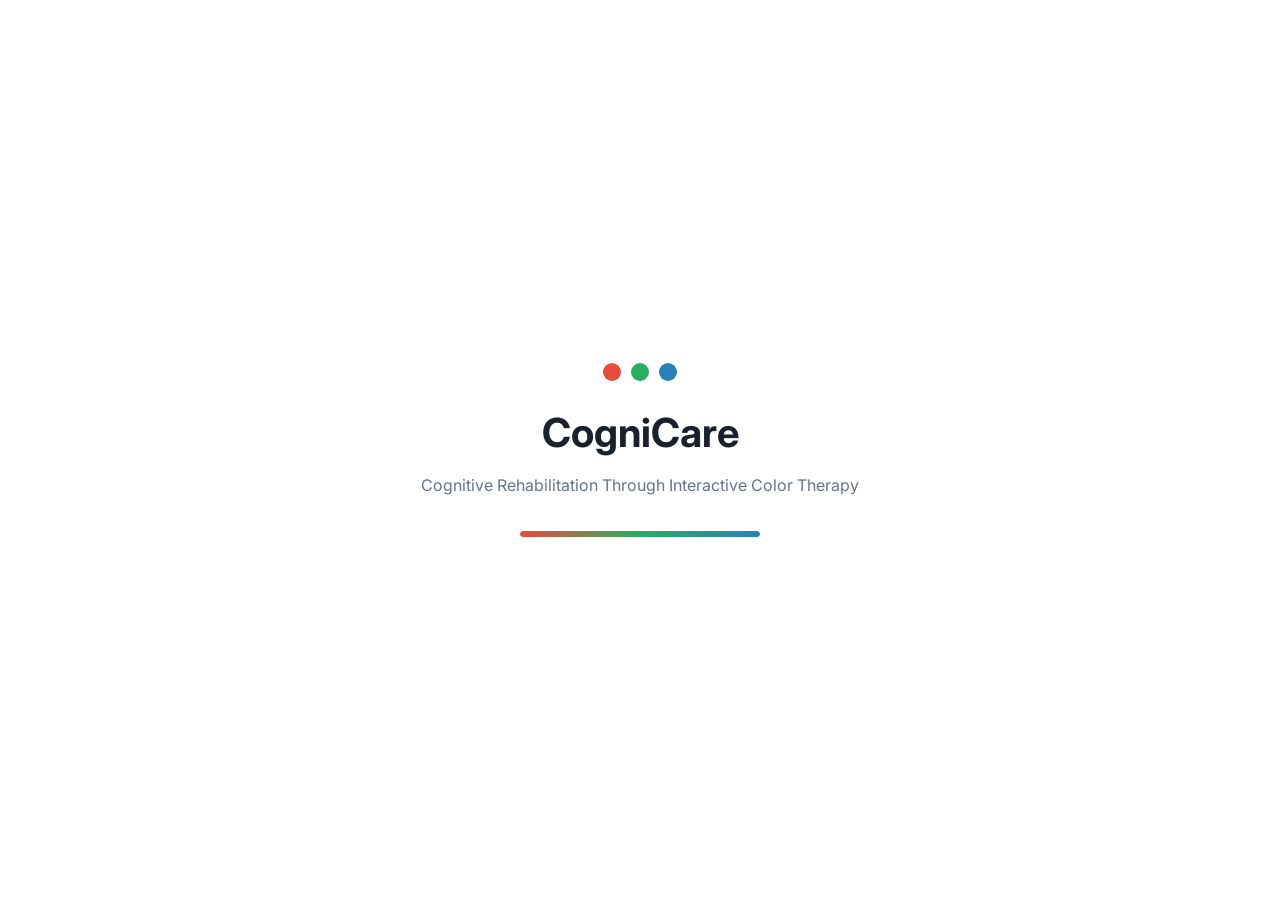
<file: index.html>
<!DOCTYPE html>
<html lang="en">
<head>
  <meta charset="UTF-8" />
  <meta name="viewport" content="width=device-width, initial-scale=1.0" />
  <meta name="description" content="CogniCare - Cognitive Rehabilitation Through Interactive Color Therapy" />
  <title>CogniCare - Dashboard</title>
  <link rel="stylesheet" href="css/style.css" />
  <link rel="stylesheet" href="css/responsive.css" />
  <link href="https://fonts.googleapis.com/css2?family=Inter:wght@400;500;600;700&display=swap" rel="stylesheet" />
</head>
<body>

  <!-- Loading Screen -->
  <div id="splash" class="splash">
    <div class="splash-box">
      <div class="splash-logo">
        <span class="dot red"></span>
        <span class="dot green"></span>
        <span class="dot blue"></span>
      </div>
      <h1>CogniCare</h1>
      <p>Cognitive Rehabilitation Through Interactive Color Therapy</p>
      <div class="splash-bar"><div class="splash-fill" id="splash-fill"></div></div>
    </div>
  </div>

  <!-- App -->
  <div id="app" style="display:none;">

    <!-- Header -->
    <header class="header">
      <div class="header-brand">
        <span class="dot red sm"></span>
        <span class="dot green sm"></span>
        <span class="dot blue sm"></span>
        <strong>CogniCare</strong>
      </div>
      <nav class="header-nav">
      <a href="therapy.html" class="nav-link">Cognitive Games</a>
      <a href="movement.html" class="nav-link">Movement Games</a>
      <a href="balance.html" class="nav-link">Balance Games</a>
      <a href="task.html" class="nav-link">Daily Tasks</a>
      <a href="reports.html" class="nav-link">Progress Dashboard</a>
    </nav>
      <div class="header-right">
        <a href="patient.html" class="icon-btn" title="Patients" aria-label="Patients">👥</a>
        <a href="settings.html" class="icon-btn" title="Settings" aria-label="Settings">⚙️</a>
        <button id="btn-dark" class="icon-btn" title="Toggle Dark Mode">🌙</button>
        <button id="btn-fs" class="icon-btn" title="Fullscreen">⛶</button>
        <span id="clock" class="clock-display">--:--</span>
      </div>
    </header>

    <!-- Main -->
    <main class="main">

      <!-- Hero -->
      <section class="hero">
        <div class="hero-text">
          <p class="hero-eyebrow">Hospital Cognitive Therapy Platform</p>
          <h2 class="hero-title">Welcome to <span class="accent">CogniCare</span></h2>
          <p class="hero-sub">Empowering therapists and patients through scientifically designed color-based cognitive exercises. Track progress, manage sessions, and generate comprehensive reports.</p>
          <div class="hero-btns">
            <a href="therapy.html" class="btn btn-primary">▶ Start Therapy</a>
            <a href="patient.html" class="btn btn-outline">👥 Manage Patients</a>
          </div>
        </div>
        <div class="hero-visual">
          <div class="orb-wrap">
            <div class="orb orb-r"></div>
            <div class="orb orb-g"></div>
            <div class="orb orb-b"></div>
            <div class="orb-center">
              <span class="orb-num">7</span>
              <span class="orb-lbl">Levels</span>
            </div>
          </div>
        </div>
      </section>

      <!-- Stats -->
      <section class="stats-row">
        <div class="stat-card">
          <div class="stat-icon blue-bg">👥</div>
          <div>
            <div class="stat-val" id="st-patients">0</div>
            <div class="stat-lbl">Total Patients</div>
          </div>
        </div>
        <div class="stat-card">
          <div class="stat-icon green-bg">📅</div>
          <div>
            <div class="stat-val" id="st-sessions">0</div>
            <div class="stat-lbl">Sessions Completed</div>
          </div>
        </div>
        <div class="stat-card">
          <div class="stat-icon purple-bg">📈</div>
          <div>
            <div class="stat-val" id="st-accuracy">—</div>
            <div class="stat-lbl">Avg. Accuracy</div>
          </div>
        </div>
        <div class="stat-card">
          <div class="stat-icon orange-bg">⭐</div>
          <div>
            <div class="stat-val">7</div>
            <div class="stat-lbl">Therapy Levels</div>
          </div>
        </div>
      </section>

      <!-- Feature Cards -->
      <section class="feature-grid">
        <a href="patient.html" class="feature-card">
          <div class="fc-icon">👥</div>
          <h3>Patients</h3>
          <p>Add, edit, search and manage patient profiles. Store diagnosis, therapist info and notes securely.</p>
          <div class="fc-footer"><span id="fc-count">0 patients</span> <span>→</span></div>
        </a>
        <a href="therapy.html" class="feature-card">
          <div class="fc-icon">🎮</div>
          <h3>Start Therapy</h3>
          <p>7 progressive levels of color-based cognitive exercises from recognition to basket-sorting.</p>
          <div class="fc-footer"><span>Levels 1–7</span> <span>→</span></div>
        </a>
        <a href="reports.html" class="feature-card">
          <div class="fc-icon">📊</div>
          <h3>Reports</h3>
          <p>Visualize accuracy trends, reaction times and session histories. Export as PDF or print.</p>
          <div class="fc-footer"><span id="fc-sessions">0 sessions</span> <span>→</span></div>
        </a>
        <a href="settings.html" class="feature-card">
          <div class="fc-icon">⚙️</div>
          <h3>Settings</h3>
          <p>Configure ball count, size, difficulty, timer, sounds and color themes for each session.</p>
          <div class="fc-footer"><span>All preferences</span> <span>→</span></div>
        </a>
      </section>

      <!-- Level Overview -->
      <section class="section-block">
        <div class="section-header">
          <h3>Therapy Levels Overview</h3>
          <span>Seven progressively challenging cognitive exercises</span>
        </div>
        <div class="levels-grid" id="levels-grid"></div>
      </section>

      <!-- Recent Sessions -->
      <section class="section-block">
        <div class="section-header">
          <h3>Recent Sessions</h3>
          <a href="reports.html">View all →</a>
        </div>
        <div id="recent-sessions" class="sessions-table-wrap">
          <p class="empty-msg">No sessions recorded yet. <a href="therapy.html">Begin first session →</a></p>
        </div>
      </section>

    </main>

    <!-- Footer -->
    <footer class="footer">
      <span>CogniCare v2.0</span>
      <span>© 2026 Hospital Cognitive Rehabilitation System</span>
      <span id="footer-date"></span>
    </footer>

  </div><!-- #app -->

  <!-- Toast -->
  <div id="toast-container" class="toast-container"></div>

  <script type="module" src="js/app.js"></script>
</body>
</html>
</file>
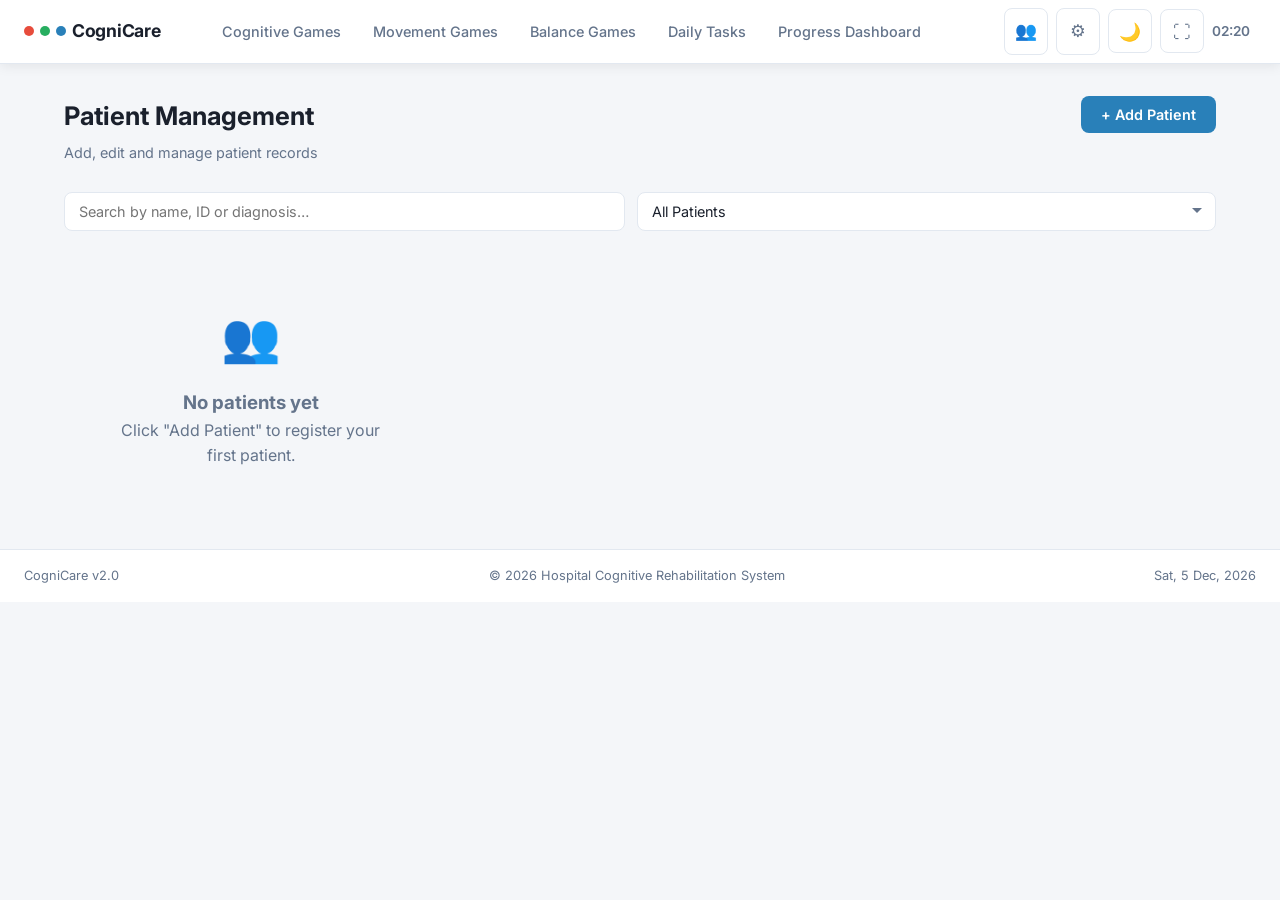
<file: patient.html>
<!DOCTYPE html>
<html lang="en">
<head>
  <meta charset="UTF-8" />
  <meta name="viewport" content="width=device-width, initial-scale=1.0" />
  <title>CogniCare - Patient Management</title>
  <link rel="stylesheet" href="css/style.css" />
  <link rel="stylesheet" href="css/responsive.css" />
  <link href="https://fonts.googleapis.com/css2?family=Inter:wght@400;500;600;700&display=swap" rel="stylesheet" />
</head>
<body>

  <header class="header">
    <div class="header-brand">
      <span class="dot red sm"></span>
      <span class="dot green sm"></span>
      <span class="dot blue sm"></span>
      <strong>CogniCare</strong>
    </div>
    <nav class="header-nav">
      <a href="therapy.html" class="nav-link">Cognitive Games</a>
      <a href="movement.html" class="nav-link">Movement Games</a>
      <a href="balance.html" class="nav-link">Balance Games</a>
      <a href="task.html" class="nav-link">Daily Tasks</a>
      <a href="reports.html" class="nav-link">Progress Dashboard</a>
    </nav>
    <div class="header-right">
      <a href="patient.html" class="icon-btn active" title="Patients" aria-label="Patients">👥</a>
      <a href="settings.html" class="icon-btn" title="Settings" aria-label="Settings">⚙️</a>
      <button id="btn-dark" class="icon-btn">🌙</button>
      <button id="btn-fs" class="icon-btn">⛶</button>
      <span id="clock" class="clock-display">--:--</span>
    </div>
  </header>

  <main class="main">

    <div class="page-title-row">
      <div>
        <h2 class="page-title">Patient Management</h2>
        <p class="page-sub">Add, edit and manage patient records</p>
      </div>
      <button class="btn btn-primary" id="btn-add-patient">+ Add Patient</button>
    </div>

    <!-- Search Bar -->
    <div class="search-bar">
      <input type="text" id="patient-search" class="input-field" placeholder="Search by name, ID or diagnosis…" aria-label="Search patients" />
      <select id="patient-filter" class="input-field select-field" aria-label="Filter patients">
        <option value="">All Patients</option>
        <option value="male">Male</option>
        <option value="female">Female</option>
      </select>
    </div>

    <!-- Patient List -->
    <div id="patient-list" class="patient-list">
      <div class="empty-state-box">
        <div class="empty-icon">👥</div>
        <h3>No patients yet</h3>
        <p>Click "Add Patient" to register your first patient.</p>
      </div>
    </div>

  </main>

  <footer class="footer">
    <span>CogniCare v2.0</span>
    <span>© 2026 Hospital Cognitive Rehabilitation System</span>
    <span id="footer-date"></span>
  </footer>

  <!-- Add/Edit Patient Modal -->
  <div id="patient-modal" class="modal-overlay" style="display:none;" role="dialog" aria-modal="true" aria-labelledby="modal-title">
    <div class="modal-box">
      <div class="modal-header">
        <h3 id="modal-title">Add Patient</h3>
        <button class="modal-close" id="modal-close" aria-label="Close">✕</button>
      </div>
      <form id="patient-form" class="patient-form" novalidate>
        <input type="hidden" id="patient-id-field" />

        <div class="form-row">
          <div class="form-group">
            <label for="f-name">Full Name *</label>
            <input type="text" id="f-name" class="input-field" placeholder="e.g. John Doe" required />
          </div>
          <div class="form-group">
            <label for="f-pid">Patient ID</label>
            <input type="text" id="f-pid" class="input-field" placeholder="Auto-generated" readonly />
          </div>
        </div>

        <div class="form-row">
          <div class="form-group">
            <label for="f-age">Age *</label>
            <input type="number" id="f-age" class="input-field" placeholder="e.g. 45" min="1" max="120" required />
          </div>
          <div class="form-group">
            <label for="f-gender">Gender *</label>
            <select id="f-gender" class="input-field select-field" required>
              <option value="">Select gender</option>
              <option value="male">Male</option>
              <option value="female">Female</option>
              <option value="other">Other</option>
            </select>
          </div>
        </div>

        <div class="form-group">
          <label for="f-therapist">Therapist Name *</label>
          <input type="text" id="f-therapist" class="input-field" placeholder="e.g. Dr. Sarah Smith" required />
        </div>

        <div class="form-group">
          <label for="f-diagnosis">Diagnosis (optional)</label>
          <input type="text" id="f-diagnosis" class="input-field" placeholder="e.g. Mild cognitive impairment" />
        </div>

        <div class="form-group">
          <label for="f-notes">Notes</label>
          <textarea id="f-notes" class="input-field textarea-field" placeholder="Additional notes about the patient…" rows="3"></textarea>
        </div>

        <div class="form-actions">
          <button type="button" class="btn btn-outline" id="btn-cancel-modal">Cancel</button>
          <button type="submit" class="btn btn-primary" id="btn-save-patient">Save Patient</button>
        </div>
      </form>
    </div>
  </div>

  <!-- Delete Confirm Modal -->
  <div id="delete-modal" class="modal-overlay" style="display:none;" role="dialog" aria-modal="true">
    <div class="modal-box modal-sm">
      <h3>Delete Patient?</h3>
      <p>This will permanently remove the patient and all their session data.</p>
      <div class="form-actions">
        <button class="btn btn-outline" id="btn-cancel-delete">Cancel</button>
        <button class="btn btn-danger" id="btn-confirm-delete">Delete</button>
      </div>
    </div>
  </div>

  <div id="toast-container" class="toast-container"></div>

  <script type="module" src="js/patient.js"></script>
</body>
</html>
</file>
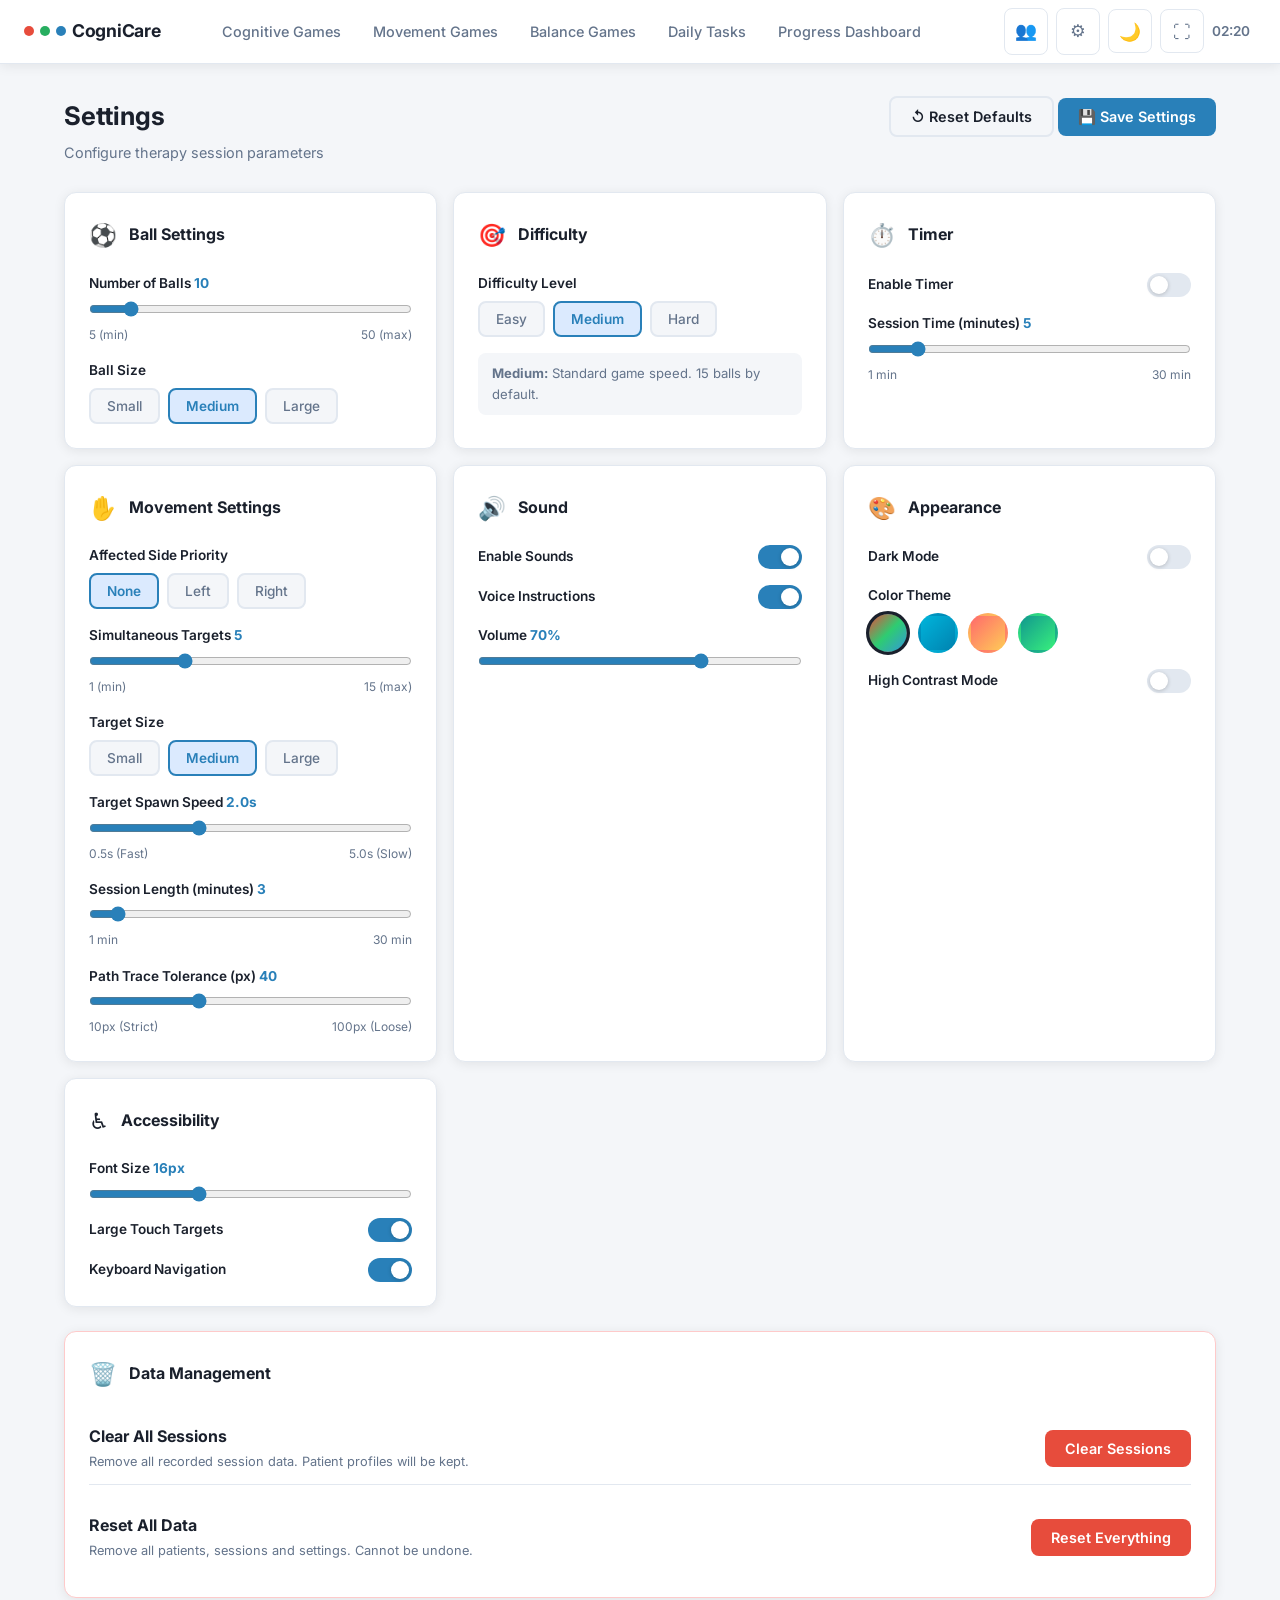
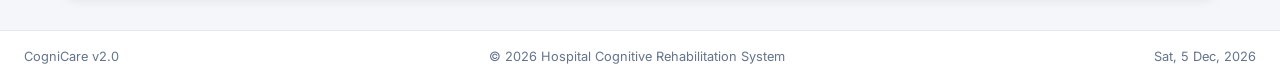
<file: settings.html>
<!DOCTYPE html>
<html lang="en">
<head>
  <meta charset="UTF-8" />
  <meta name="viewport" content="width=device-width, initial-scale=1.0" />
  <title>CogniCare - Settings</title>
  <link rel="stylesheet" href="css/style.css" />
  <link rel="stylesheet" href="css/responsive.css" />
  <link href="https://fonts.googleapis.com/css2?family=Inter:wght@400;500;600;700&display=swap" rel="stylesheet" />
</head>
<body>

  <header class="header">
    <div class="header-brand">
      <span class="dot red sm"></span>
      <span class="dot green sm"></span>
      <span class="dot blue sm"></span>
      <strong>CogniCare</strong>
    </div>
    <nav class="header-nav">
      <a href="therapy.html" class="nav-link">Cognitive Games</a>
      <a href="movement.html" class="nav-link">Movement Games</a>
      <a href="balance.html" class="nav-link">Balance Games</a>
      <a href="task.html" class="nav-link">Daily Tasks</a>
      <a href="reports.html" class="nav-link">Progress Dashboard</a>
    </nav>
    <div class="header-right">
      <a href="patient.html" class="icon-btn" title="Patients" aria-label="Patients">👥</a>
      <a href="settings.html" class="icon-btn active" title="Settings" aria-label="Settings">⚙️</a>
      <button id="btn-dark" class="icon-btn">🌙</button>
      <button id="btn-fs" class="icon-btn">⛶</button>
      <span id="clock" class="clock-display">--:--</span>
    </div>
  </header>

  <main class="main">

    <div class="page-title-row">
      <div>
        <h2 class="page-title">Settings</h2>
        <p class="page-sub">Configure therapy session parameters</p>
      </div>
      <div>
        <button class="btn btn-outline" id="btn-reset-settings">↺ Reset Defaults</button>
        <button class="btn btn-primary" id="btn-save-settings">💾 Save Settings</button>
      </div>
    </div>

    <div class="settings-grid">

      <!-- Ball Settings -->
      <div class="settings-card">
        <div class="settings-card-header">
          <span class="settings-icon">⚽</span>
          <h3>Ball Settings</h3>
        </div>

        <div class="form-group">
          <label for="s-ball-count">Number of Balls <span class="range-val" id="ball-count-val">10</span></label>
          <input type="range" id="s-ball-count" class="range-slider" min="5" max="50" value="10" step="1" />
          <div class="range-labels"><span>5 (min)</span><span>50 (max)</span></div>
        </div>

        <div class="form-group">
          <label>Ball Size</label>
          <div class="btn-group" id="ball-size-group">
            <button class="btn-toggle" data-val="small">Small</button>
            <button class="btn-toggle active" data-val="medium">Medium</button>
            <button class="btn-toggle" data-val="large">Large</button>
          </div>
        </div>
      </div>

      <!-- Difficulty -->
      <div class="settings-card">
        <div class="settings-card-header">
          <span class="settings-icon">🎯</span>
          <h3>Difficulty</h3>
        </div>
        <div class="form-group">
          <label>Difficulty Level</label>
          <div class="btn-group" id="difficulty-group">
            <button class="btn-toggle" data-val="easy">Easy</button>
            <button class="btn-toggle active" data-val="medium">Medium</button>
            <button class="btn-toggle" data-val="hard">Hard</button>
          </div>
        </div>
        <div class="difficulty-info" id="difficulty-info">
          <p><strong>Medium:</strong> Standard game speed. 15 balls by default.</p>
        </div>
      </div>

      <!-- Timer -->
      <div class="settings-card">
        <div class="settings-card-header">
          <span class="settings-icon">⏱️</span>
          <h3>Timer</h3>
        </div>
        <div class="form-group">
          <label class="toggle-label">
            <span>Enable Timer</span>
            <input type="checkbox" id="s-enable-timer" class="toggle-input" />
            <span class="toggle-switch"></span>
          </label>
        </div>
        <div class="form-group" id="timer-duration-group">
          <label for="s-timer-duration">Session Time (minutes) <span class="range-val" id="timer-val">5</span></label>
          <input type="range" id="s-timer-duration" class="range-slider" min="1" max="30" value="5" step="1" />
          <div class="range-labels"><span>1 min</span><span>30 min</span></div>
        </div>
      </div>

      <!-- Movement Settings -->
      <div class="settings-card">
        <div class="settings-card-header">
          <span class="settings-icon">✋</span>
          <h3>Movement Settings</h3>
        </div>

        <div class="form-group">
          <label>Affected Side Priority</label>
          <div class="btn-group" id="affected-side-group">
            <button class="btn-toggle active" data-val="none">None</button>
            <button class="btn-toggle" data-val="left">Left</button>
            <button class="btn-toggle" data-val="right">Right</button>
          </div>
        </div>

        <div class="form-group">
          <label for="s-move-target-count">Simultaneous Targets <span class="range-val" id="move-target-count-val">5</span></label>
          <input type="range" id="s-move-target-count" class="range-slider" min="1" max="15" value="5" step="1" />
          <div class="range-labels"><span>1 (min)</span><span>15 (max)</span></div>
        </div>

        <div class="form-group">
          <label>Target Size</label>
          <div class="btn-group" id="move-target-size-group">
            <button class="btn-toggle" data-val="small">Small</button>
            <button class="btn-toggle active" data-val="medium">Medium</button>
            <button class="btn-toggle" data-val="large">Large</button>
          </div>
        </div>

        <div class="form-group">
          <label for="s-move-speed">Target Spawn Speed <span class="range-val" id="move-speed-val">2.0s</span></label>
          <input type="range" id="s-move-speed" class="range-slider" min="500" max="5000" value="2000" step="100" />
          <div class="range-labels"><span>0.5s (Fast)</span><span>5.0s (Slow)</span></div>
        </div>

        <div class="form-group">
          <label for="s-move-duration">Session Length (minutes) <span class="range-val" id="move-duration-val">3</span></label>
          <input type="range" id="s-move-duration" class="range-slider" min="1" max="30" value="3" step="1" />
          <div class="range-labels"><span>1 min</span><span>30 min</span></div>
        </div>

        <div class="form-group">
          <label for="s-trace-tolerance">Path Trace Tolerance (px) <span class="range-val" id="trace-tolerance-val">40</span></label>
          <input type="range" id="s-trace-tolerance" class="range-slider" min="10" max="100" value="40" step="5" />
          <div class="range-labels"><span>10px (Strict)</span><span>100px (Loose)</span></div>
        </div>
      </div>

      <!-- Sound -->
      <div class="settings-card">
        <div class="settings-card-header">
          <span class="settings-icon">🔊</span>
          <h3>Sound</h3>
        </div>
        <div class="form-group">
          <label class="toggle-label">
            <span>Enable Sounds</span>
            <input type="checkbox" id="s-sound" class="toggle-input" checked />
            <span class="toggle-switch"></span>
          </label>
        </div>
        <div class="form-group">
          <label class="toggle-label">
            <span>Voice Instructions</span>
            <input type="checkbox" id="s-voice" class="toggle-input" checked />
            <span class="toggle-switch"></span>
          </label>
        </div>
        <div class="form-group">
          <label for="s-volume">Volume <span class="range-val" id="vol-val">70%</span></label>
          <input type="range" id="s-volume" class="range-slider" min="0" max="100" value="70" step="5" />
        </div>
      </div>

      <!-- Appearance -->
      <div class="settings-card">
        <div class="settings-card-header">
          <span class="settings-icon">🎨</span>
          <h3>Appearance</h3>
        </div>
        <div class="form-group">
          <label class="toggle-label">
            <span>Dark Mode</span>
            <input type="checkbox" id="s-dark-mode" class="toggle-input" />
            <span class="toggle-switch"></span>
          </label>
        </div>
        <div class="form-group">
          <label>Color Theme</label>
          <div class="theme-swatches" id="theme-swatches">
            <button class="swatch active" data-theme="default" style="background:linear-gradient(135deg,#e74c3c,#2ecc71,#3498db)" title="Default RGB"></button>
            <button class="swatch" data-theme="ocean" style="background:linear-gradient(135deg,#00b4db,#0083b0)" title="Ocean"></button>
            <button class="swatch" data-theme="sunset" style="background:linear-gradient(135deg,#ff6b6b,#feca57)" title="Sunset"></button>
            <button class="swatch" data-theme="forest" style="background:linear-gradient(135deg,#11998e,#38ef7d)" title="Forest"></button>
          </div>
        </div>
        <div class="form-group">
          <label class="toggle-label">
            <span>High Contrast Mode</span>
            <input type="checkbox" id="s-high-contrast" class="toggle-input" />
            <span class="toggle-switch"></span>
          </label>
        </div>
      </div>

      <!-- Accessibility -->
      <div class="settings-card">
        <div class="settings-card-header">
          <span class="settings-icon">♿</span>
          <h3>Accessibility</h3>
        </div>
        <div class="form-group">
          <label for="s-font-size">Font Size <span class="range-val" id="font-size-val">16px</span></label>
          <input type="range" id="s-font-size" class="range-slider" min="12" max="24" value="16" step="1" />
        </div>
        <div class="form-group">
          <label class="toggle-label">
            <span>Large Touch Targets</span>
            <input type="checkbox" id="s-large-targets" class="toggle-input" checked />
            <span class="toggle-switch"></span>
          </label>
        </div>
        <div class="form-group">
          <label class="toggle-label">
            <span>Keyboard Navigation</span>
            <input type="checkbox" id="s-keyboard-nav" class="toggle-input" checked />
            <span class="toggle-switch"></span>
          </label>
        </div>
      </div>

    </div><!-- .settings-grid -->

    <!-- Data Management -->
    <div class="settings-card danger-zone">
      <div class="settings-card-header">
        <span class="settings-icon">🗑️</span>
        <h3>Data Management</h3>
      </div>
      <div class="danger-row">
        <div>
          <strong>Clear All Sessions</strong>
          <p>Remove all recorded session data. Patient profiles will be kept.</p>
        </div>
        <button class="btn btn-danger" id="btn-clear-sessions">Clear Sessions</button>
      </div>
      <div class="danger-row">
        <div>
          <strong>Reset All Data</strong>
          <p>Remove all patients, sessions and settings. Cannot be undone.</p>
        </div>
        <button class="btn btn-danger" id="btn-reset-all">Reset Everything</button>
      </div>
    </div>

  </main>

  <footer class="footer">
    <span>CogniCare v2.0</span>
    <span>© 2026 Hospital Cognitive Rehabilitation System</span>
    <span id="footer-date"></span>
  </footer>

  <div id="toast-container" class="toast-container"></div>

  <script type="module" src="js/settings.js"></script>
</body>
</html>
</file>
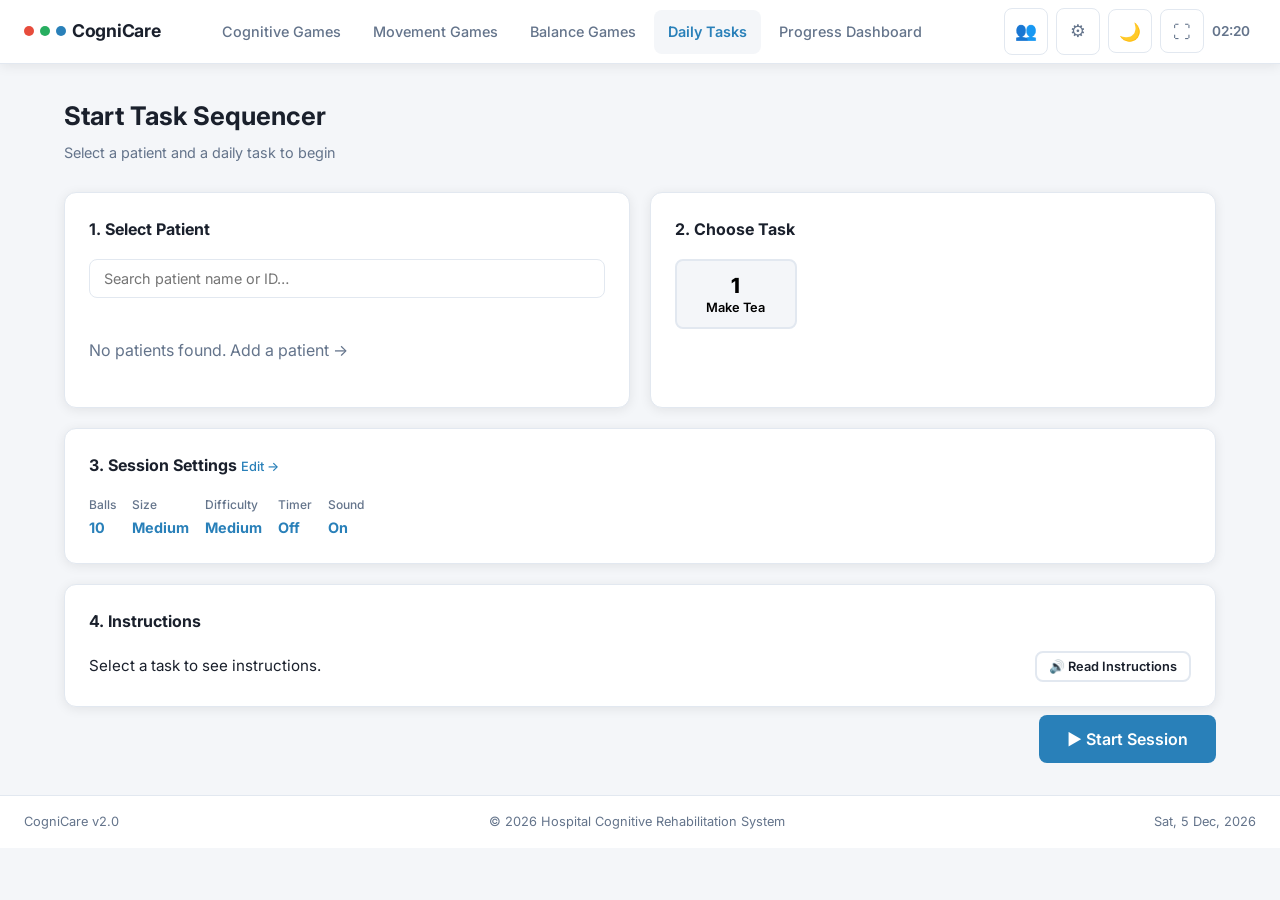
<file: task.html>
<!DOCTYPE html>
<html lang="en">
<head>
  <meta charset="UTF-8" />
  <meta name="viewport" content="width=device-width, initial-scale=1.0" />
  <title>CogniCare - Task Sequencer</title>
  <link rel="stylesheet" href="css/style.css" />
  <link rel="stylesheet" href="css/therapy.css" />
  <link rel="stylesheet" href="css/responsive.css" />
  <link href="https://fonts.googleapis.com/css2?family=Inter:wght@400;500;600;700&display=swap" rel="stylesheet" />
  <style>
    .task-arena {
      padding: 2rem;
      display: flex;
      flex-direction: column;
      align-items: center;
      justify-content: center;
      min-height: 50vh;
      background: var(--bg-card);
      border-radius: var(--radius-lg);
      margin: 1rem;
      box-shadow: var(--shadow-sm);
    }
    .task-prompt {
      font-size: 1.5rem;
      font-weight: 600;
      margin-bottom: 2rem;
      text-align: center;
      color: var(--text-dark);
    }
    .options-grid {
      display: grid;
      grid-template-columns: 1fr;
      gap: 1rem;
      width: 100%;
      max-width: 500px;
    }
    .option-btn {
      padding: 1.25rem;
      font-size: 1.2rem;
      border: 2px solid var(--border);
      border-radius: var(--radius-md);
      background: var(--bg-body);
      color: var(--text-dark);
      cursor: pointer;
      transition: all 0.2s;
      text-align: center;
    }
    .option-btn:hover {
      border-color: var(--primary);
      background: rgba(52, 152, 219, 0.05);
    }
    .option-btn:active {
      transform: scale(0.98);
    }
    .correction-msg {
      margin-top: 1.5rem;
      padding: 1rem;
      background: #fdf0ed;
      border: 1px solid #f5b7b1;
      border-radius: var(--radius-md);
      color: #c0392b;
      font-weight: 500;
      text-align: center;
      width: 100%;
      max-width: 500px;
    }
  </style>
</head>
<body>

  <header class="header">
    <div class="header-brand">
      <span class="dot red sm"></span>
      <span class="dot green sm"></span>
      <span class="dot blue sm"></span>
      <strong>CogniCare</strong>
    </div>
    <nav class="header-nav">
      <a href="therapy.html" class="nav-link">Cognitive Games</a>
      <a href="movement.html" class="nav-link">Movement Games</a>
      <a href="balance.html" class="nav-link">Balance Games</a>
      <a href="task.html" class="nav-link active">Daily Tasks</a>
      <a href="reports.html" class="nav-link">Progress Dashboard</a>
    </nav>
    <div class="header-right">
      <a href="patient.html" class="icon-btn" title="Patients" aria-label="Patients">👥</a>
      <a href="settings.html" class="icon-btn" title="Settings" aria-label="Settings">⚙️</a>
      <button id="btn-dark" class="icon-btn">🌙</button>
      <button id="btn-fs" class="icon-btn">⛶</button>
      <span id="clock" class="clock-display">--:--</span>
    </div>
  </header>

  <main class="main">

    <!-- Setup Screen -->
    <div id="therapy-setup" class="therapy-setup">
      <div class="page-title-row">
        <div>
          <h2 class="page-title">Start Task Sequencer</h2>
          <p class="page-sub">Select a patient and a daily task to begin</p>
        </div>
      </div>

      <div class="setup-grid">

        <!-- Patient Select -->
        <div class="setup-card">
          <h3 class="setup-card-title">1. Select Patient</h3>
          <div class="search-bar">
            <input type="text" id="pt-search" class="input-field" placeholder="Search patient name or ID…" />
          </div>
          <div id="pt-list" class="pt-select-list">
            <p class="empty-msg">No patients found. <a href="patient.html">Add a patient →</a></p>
          </div>
        </div>

        <!-- Level Select -->
        <div class="setup-card">
          <h3 class="setup-card-title">2. Choose Task</h3>
          <div class="level-select-grid" id="level-select-grid">
            <!-- Populated by JS -->
          </div>
        </div>

      </div>

      <!-- Quick Settings Preview -->
      <div class="setup-card setup-settings-preview">
        <h3 class="setup-card-title">3. Session Settings <a href="settings.html" class="small-link">Edit →</a></h3>
        <div class="settings-preview-row" id="settings-preview">
          <!-- Populated by JS -->
        </div>
      </div>

      <!-- Voice Instructions -->
      <div class="setup-card">
        <h3 class="setup-card-title">4. Instructions</h3>
        <div id="instruction-box" class="instruction-box">
          <p id="instruction-text">Select a task to see instructions.</p>
          <button class="btn btn-outline btn-sm" id="btn-voice" title="Read instructions aloud">🔊 Read Instructions</button>
        </div>
      </div>

      <div class="setup-start-row">
        <div id="setup-patient-badge" class="setup-badge" style="display:none;"></div>
        <div id="setup-level-badge" class="setup-badge setup-badge-green" style="display:none;"></div>
        <button class="btn btn-primary btn-large" id="btn-start-session" disabled>▶ Start Session</button>
      </div>
    </div>

    <!-- Game Screen -->
    <div id="therapy-game" class="therapy-game" style="display:none;">

      <!-- Game Header Bar -->
      <div class="game-header">
        <div class="game-info">
          <span class="game-badge" id="game-patient-name">Patient</span>
          <span class="game-badge game-badge-green" id="game-level-label">Task</span>
        </div>
        <div class="game-stats-bar">
          <div class="gs-item">
            <span class="gs-label">Score</span>
            <span class="gs-val" id="gs-score">0</span>
          </div>
          <div class="gs-item">
            <span class="gs-label">First Try</span>
            <span class="gs-val green" id="gs-first-try">0</span>
          </div>
          <div class="gs-item">
            <span class="gs-label">Prompts</span>
            <span class="gs-val orange" id="gs-prompts">0</span>
          </div>
          <div class="gs-item">
            <span class="gs-label">Time</span>
            <span class="gs-val" id="gs-timer">00:00</span>
          </div>
        </div>
        <div class="game-controls">
          <button class="btn btn-outline btn-sm" id="btn-pause">⏸ Pause</button>
          <button class="btn btn-outline btn-sm" id="btn-restart">↺ Restart</button>
          <button class="btn btn-outline btn-sm" id="btn-quit">✕ Quit</button>
        </div>
      </div>

      <!-- Progress Bar -->
      <div class="game-progress-wrap">
        <div class="game-progress-bar" id="game-progress-bar" role="progressbar" aria-valuemin="0" aria-valuemax="100" aria-valuenow="0">
          <div class="game-progress-fill" id="game-progress-fill"></div>
        </div>
        <span class="progress-label" id="progress-label">0%</span>
      </div>

      <!-- Task Arena -->
      <div class="task-arena" id="task-arena">
        <h2 class="task-prompt" id="task-prompt">Prompt text</h2>
        <div id="task-options" class="options-grid">
           <!-- Buttons for options -->
        </div>
        <div id="task-correction" class="correction-msg" style="display:none;"></div>
      </div>

      <!-- Pause Overlay -->
      <div id="pause-overlay" class="pause-overlay" style="display:none;">
        <div class="pause-box">
          <h3>Session Paused</h3>
          <p>Take a moment and resume when ready.</p>
          <button class="btn btn-primary" id="btn-resume">▶ Resume</button>
        </div>
      </div>

    </div>

    <!-- Results Screen -->
    <div id="therapy-results" class="therapy-results" style="display:none;">
      <div class="results-box">
        <div class="results-header">
          <div class="results-confetti" id="confetti-container"></div>
          <div class="results-icon">🎉</div>
          <h2>Task Complete!</h2>
          <p id="result-patient-name">Patient Name</p>
        </div>

        <div class="results-stats">
          <div class="rs-card green-border">
            <div class="rs-val" id="r-accuracy">0%</div>
            <div class="rs-lbl">1st Try Accuracy</div>
          </div>
          <div class="rs-card orange-border">
            <div class="rs-val" id="r-prompts">0</div>
            <div class="rs-lbl">Prompts Needed</div>
          </div>
          <div class="rs-card purple-border">
            <div class="rs-val" id="r-time">0s</div>
            <div class="rs-lbl">Time Taken</div>
          </div>
        </div>

        <div class="results-detail">
          <table class="results-table">
            <tr><td>Correct (1st Try)</td><td id="r-first-try">0</td></tr>
            <tr><td>Task</td><td id="r-level">—</td></tr>
          </table>
        </div>

        <div class="results-actions">
          <button class="btn btn-outline" id="btn-play-again">↺ Play Again</button>
          <button class="btn btn-outline" id="btn-next-level">→ Next Task</button>
          <a href="reports.html" class="btn btn-primary">📊 View Reports</a>
        </div>
      </div>
    </div>

  </main>

  <footer class="footer">
    <span>CogniCare v2.0</span>
    <span>© 2026 Hospital Cognitive Rehabilitation System</span>
    <span id="footer-date"></span>
  </footer>

  <div id="toast-container" class="toast-container"></div>

  <script type="module" src="js/games/task-sequence.js"></script>
</body>
</html>
</file>
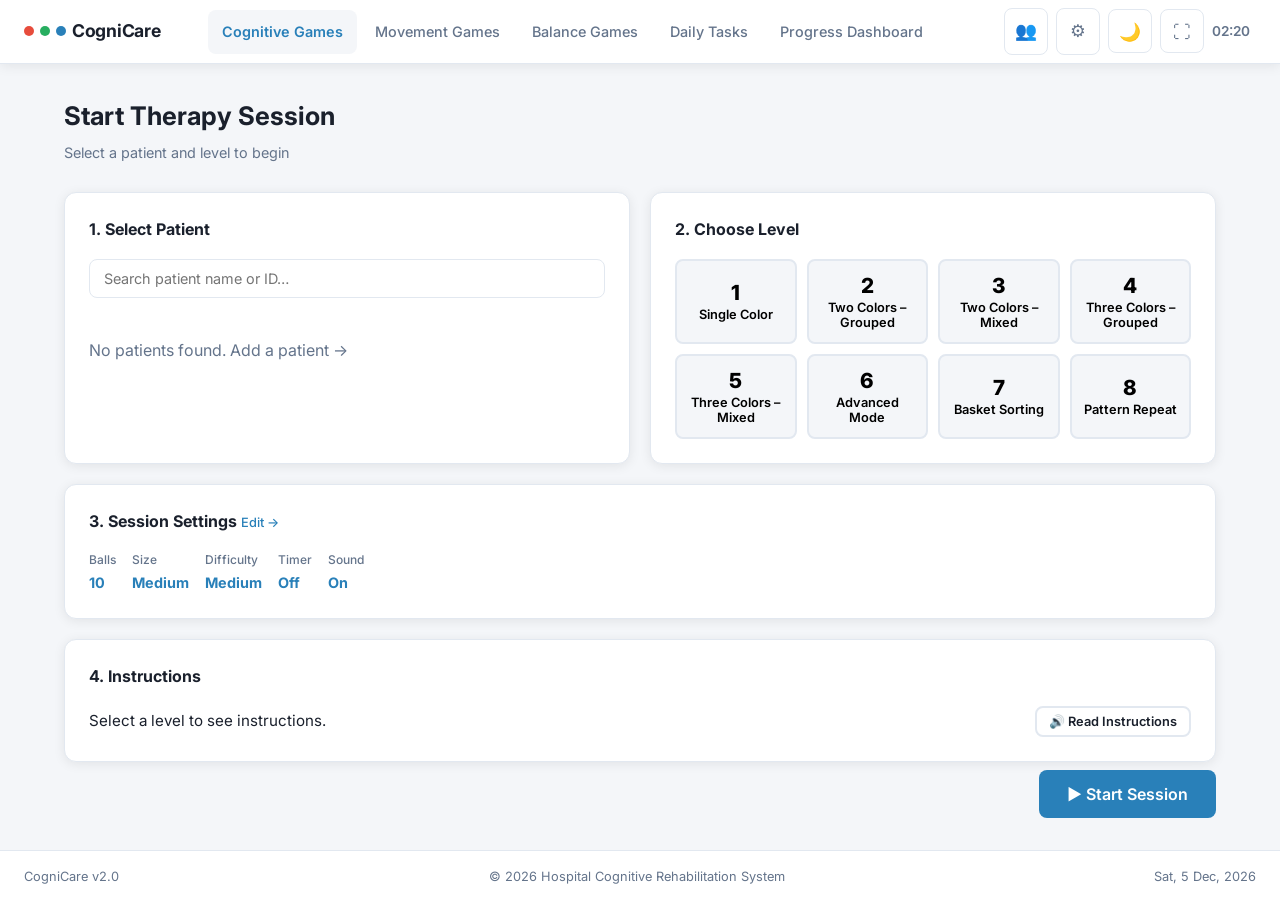
<file: therapy.html>
<!DOCTYPE html>
<html lang="en">
<head>
  <meta charset="UTF-8" />
  <meta name="viewport" content="width=device-width, initial-scale=1.0" />
  <title>CogniCare - Therapy Session</title>
  <link rel="stylesheet" href="css/style.css" />
  <link rel="stylesheet" href="css/therapy.css" />
  <link rel="stylesheet" href="css/responsive.css" />
  <link href="https://fonts.googleapis.com/css2?family=Inter:wght@400;500;600;700&display=swap" rel="stylesheet" />
</head>
<body>

  <header class="header">
    <div class="header-brand">
      <span class="dot red sm"></span>
      <span class="dot green sm"></span>
      <span class="dot blue sm"></span>
      <strong>CogniCare</strong>
    </div>
    <nav class="header-nav">
      <a href="therapy.html" class="nav-link active">Cognitive Games</a>
      <a href="movement.html" class="nav-link">Movement Games</a>
      <a href="balance.html" class="nav-link">Balance Games</a>
      <a href="task.html" class="nav-link">Daily Tasks</a>
      <a href="reports.html" class="nav-link">Progress Dashboard</a>
    </nav>
    <div class="header-right">
      <a href="patient.html" class="icon-btn" title="Patients" aria-label="Patients">👥</a>
      <a href="settings.html" class="icon-btn" title="Settings" aria-label="Settings">⚙️</a>
      <button id="btn-dark" class="icon-btn">🌙</button>
      <button id="btn-fs" class="icon-btn">⛶</button>
      <span id="clock" class="clock-display">--:--</span>
    </div>
  </header>

  <main class="main">

    <!-- Setup Screen -->
    <div id="therapy-setup" class="therapy-setup">
      <div class="page-title-row">
        <div>
          <h2 class="page-title">Start Therapy Session</h2>
          <p class="page-sub">Select a patient and level to begin</p>
        </div>
      </div>

      <div class="setup-grid">

        <!-- Patient Select -->
        <div class="setup-card">
          <h3 class="setup-card-title">1. Select Patient</h3>
          <div class="search-bar">
            <input type="text" id="pt-search" class="input-field" placeholder="Search patient name or ID…" />
          </div>
          <div id="pt-list" class="pt-select-list">
            <p class="empty-msg">No patients found. <a href="patient.html">Add a patient →</a></p>
          </div>
        </div>

        <!-- Level Select -->
        <div class="setup-card">
          <h3 class="setup-card-title">2. Choose Level</h3>
          <div class="level-select-grid" id="level-select-grid">
            <!-- Populated by JS -->
          </div>
        </div>

      </div><!-- .setup-grid -->

      <!-- Quick Settings Preview -->
      <div class="setup-card setup-settings-preview">
        <h3 class="setup-card-title">3. Session Settings <a href="settings.html" class="small-link">Edit →</a></h3>
        <div class="settings-preview-row" id="settings-preview">
          <!-- Populated by JS -->
        </div>
      </div>

      <!-- Voice Instructions -->
      <div class="setup-card">
        <h3 class="setup-card-title">4. Instructions</h3>
        <div id="instruction-box" class="instruction-box">
          <p id="instruction-text">Select a level to see instructions.</p>
          <button class="btn btn-outline btn-sm" id="btn-voice" title="Read instructions aloud">🔊 Read Instructions</button>
        </div>
      </div>

      <div class="setup-start-row">
        <div id="setup-patient-badge" class="setup-badge" style="display:none;"></div>
        <div id="setup-level-badge" class="setup-badge setup-badge-green" style="display:none;"></div>
        <button class="btn btn-primary btn-large" id="btn-start-session" disabled>▶ Start Session</button>
      </div>
    </div><!-- #therapy-setup -->

    <!-- Game Screen -->
    <div id="therapy-game" class="therapy-game" style="display:none;">

      <!-- Game Header Bar -->
      <div class="game-header">
        <div class="game-info">
          <span class="game-badge" id="game-patient-name">Patient</span>
          <span class="game-badge game-badge-green" id="game-level-label">Level 1</span>
        </div>
        <div class="game-stats-bar">
          <div class="gs-item">
            <span class="gs-label">Score</span>
            <span class="gs-val" id="gs-score">0</span>
          </div>
          <div class="gs-item">
            <span class="gs-label">Correct</span>
            <span class="gs-val green" id="gs-correct">0</span>
          </div>
          <div class="gs-item">
            <span class="gs-label">Wrong</span>
            <span class="gs-val red" id="gs-wrong">0</span>
          </div>
          <div class="gs-item">
            <span class="gs-label">Time</span>
            <span class="gs-val" id="gs-timer">00:00</span>
          </div>
        </div>
        <div class="game-controls">
          <button class="btn btn-outline btn-sm" id="btn-pause">⏸ Pause</button>
          <button class="btn btn-outline btn-sm" id="btn-restart">↺ Restart</button>
          <button class="btn btn-outline btn-sm" id="btn-quit">✕ Quit</button>
        </div>
      </div>

      <!-- Live Wrong Attempts Panel -->
      <div id="wrong-live-panel" class="wrong-live-panel" style="display:none;" role="status" aria-live="polite">
        <span class="wlp-icon">❌</span>
        <div class="wlp-body">
          <span class="wlp-label">Wrong Selections</span>
          <span class="wlp-count" id="wrong-panel-count">0</span>
        </div>
        <span class="wlp-tip">Try to keep this at zero!</span>
      </div>

      <!-- Progress Bar -->
      <div class="game-progress-wrap">
        <div class="game-progress-bar" id="game-progress-bar" role="progressbar" aria-valuemin="0" aria-valuemax="100" aria-valuenow="0">
          <div class="game-progress-fill" id="game-progress-fill"></div>
        </div>
        <span class="progress-label" id="progress-label">0%</span>
      </div>

      <!-- Instruction Banner -->
      <div class="game-instruction" id="game-instruction">
        <span id="gi-text">Touch the red balls</span>
        <button class="btn-icon" id="gi-voice" title="Speak">🔊</button>
      </div>

      <!-- Game Canvas / Arena -->
      <div class="game-arena" id="game-arena">
        <!-- Balls injected here by JS -->

        <!-- Level 7 Baskets -->
        <div id="baskets-row" class="baskets-row" style="display:none;">
          <div class="basket" id="basket-red" data-color="red">
            <div class="basket-label red-text">Red Basket</div>
            <div class="basket-zone" id="bz-red"></div>
          </div>
          <div class="basket" id="basket-green" data-color="green">
            <div class="basket-label green-text">Green Basket</div>
            <div class="basket-zone" id="bz-green"></div>
          </div>
          <div class="basket" id="basket-blue" data-color="blue">
            <div class="basket-label blue-text">Blue Basket</div>
            <div class="basket-zone" id="bz-blue"></div>
          </div>
        </div>
      </div>

      <!-- Pause Overlay -->
      <div id="pause-overlay" class="pause-overlay" style="display:none;">
        <div class="pause-box">
          <h3>Session Paused</h3>
          <p>Take a moment and resume when ready.</p>
          <button class="btn btn-primary" id="btn-resume">▶ Resume</button>
        </div>
      </div>

    </div><!-- #therapy-game -->

    <!-- Results Screen -->
    <div id="therapy-results" class="therapy-results" style="display:none;">
      <div class="results-box">
        <div class="results-header">
          <div class="results-confetti" id="confetti-container"></div>
          <div class="results-icon">🎉</div>
          <h2>Session Complete!</h2>
          <p id="result-patient-name">Patient Name</p>
        </div>

        <div class="results-stats">
          <div class="rs-card green-border">
            <div class="rs-val" id="r-accuracy">0%</div>
            <div class="rs-lbl">Accuracy</div>
          </div>
          <div class="rs-card blue-border">
            <div class="rs-val" id="r-score">0</div>
            <div class="rs-lbl">Score</div>
          </div>
          <div class="rs-card orange-border">
            <div class="rs-val" id="r-time">0s</div>
            <div class="rs-lbl">Time Taken</div>
          </div>
          <div class="rs-card purple-border">
            <div class="rs-val" id="r-react">—</div>
            <div class="rs-lbl">Avg Reaction</div>
          </div>
        </div>

        <div class="results-detail">
          <table class="results-table">
            <tr><td>Correct Hits</td><td id="r-correct">0</td></tr>
            <tr><td>Wrong Selections</td><td id="r-wrong" class="wrong-result-val">0</td></tr>
            <tr><td>Level</td><td id="r-level">—</td></tr>
            <tr><td>Difficulty</td><td id="r-difficulty">—</td></tr>
          </table>
        </div>

        <!-- Wrong Attempts Detail Log -->
        <div id="wrong-detail-panel" class="wrong-detail-panel" style="display:none;">
          <div class="wdp-header">
            <span class="wdp-icon">📋</span>
            <h4>Wrong Selection Log</h4>
            <span class="wdp-sub">Detailed breakdown of each incorrect attempt</span>
          </div>
          <div id="wrong-log-container" class="wrong-log-container"></div>
        </div>

        <div class="doctor-notes-box">
          <label for="doctor-notes">Doctor / Therapist Notes</label>
          <textarea id="doctor-notes" class="input-field textarea-field" placeholder="Enter observations, remarks or next-session goals…" rows="3"></textarea>
        </div>

        <div class="results-actions">
          <button class="btn btn-outline" id="btn-play-again">↺ Play Again</button>
          <button class="btn btn-outline" id="btn-next-level">→ Next Level</button>
          <a href="reports.html" class="btn btn-primary">📊 View Reports</a>
        </div>
      </div>
    </div><!-- #therapy-results -->

  </main>

  <footer class="footer">
    <span>CogniCare v2.0</span>
    <span>© 2026 Hospital Cognitive Rehabilitation System</span>
    <span id="footer-date"></span>
  </footer>

  <!-- Error Notification -->
  <div id="error-banner" class="error-banner" style="display:none;" role="alert">
    <span id="error-text">Error message</span>
  </div>

  <div id="toast-container" class="toast-container"></div>

  <script type="module" src="js/therapy.js"></script>
</body>
</html>
</file>
<file: css/style.css>
/* ============================================
   CogniCare - Main Stylesheet
   ============================================ */

/* -- Variables -- */
:root {
  --red: #e74c3c;
  --green: #27ae60;
  --blue: #2980b9;
  --bg: #f4f6f9;
  --white: #ffffff;
  --card-bg: #ffffff;
  --border: #e2e8f0;
  --text: #1a202c;
  --text-muted: #64748b;
  --shadow: 0 2px 12px rgba(0,0,0,0.08);
  --shadow-lg: 0 8px 30px rgba(0,0,0,0.12);
  --radius: 12px;
  --radius-sm: 8px;
  --header-h: 64px;
  --accent: #2980b9;
}

body.dark {
  --bg: #0f1117;
  --white: #1a1d27;
  --card-bg: #1e2130;
  --border: #2d3148;
  --text: #e2e8f0;
  --text-muted: #94a3b8;
  --shadow: 0 2px 12px rgba(0,0,0,0.4);
}

/* -- Reset -- */
*, *::before, *::after { box-sizing: border-box; margin: 0; padding: 0; }
html { font-size: 16px; scroll-behavior: smooth; }
body {
  font-family: 'Inter', system-ui, sans-serif;
  background: var(--bg);
  color: var(--text);
  min-height: 100vh;
  line-height: 1.6;
}
a { color: inherit; text-decoration: none; }
button { cursor: pointer; font-family: inherit; }
img, svg { display: block; }
input, select, textarea { font-family: inherit; }

/* -- Splash Screen -- */
.splash {
  position: fixed; inset: 0;
  background: #fff;
  display: flex; align-items: center; justify-content: center;
  z-index: 9999;
  transition: opacity 0.5s ease;
}
.splash.hidden { opacity: 0; pointer-events: none; }
.splash-box { text-align: center; padding: 40px; }
.splash-logo { display: flex; gap: 10px; justify-content: center; margin-bottom: 20px; }
.splash-box h1 { font-size: 2.5rem; font-weight: 700; color: var(--text); margin-bottom: 8px; }
.splash-box p { color: var(--text-muted); margin-bottom: 32px; font-size: 1rem; }
.splash-bar { width: 240px; height: 6px; background: var(--border); border-radius: 99px; margin: 0 auto; overflow: hidden; }
.splash-fill { height: 100%; width: 0; background: linear-gradient(90deg, var(--red), var(--green), var(--blue)); border-radius: 99px; transition: width 0.1s linear; }

/* -- Header -- */
.header {
  height: var(--header-h);
  background: var(--white);
  border-bottom: 1px solid var(--border);
  display: flex; align-items: center; gap: 24px;
  padding: 0 24px;
  position: sticky; top: 0; z-index: 100;
  box-shadow: var(--shadow);
}
.header-brand { display: flex; align-items: center; gap: 6px; font-size: 1.1rem; }
.header-brand strong { font-weight: 700; letter-spacing: -0.3px; }
.header-nav { display: flex; gap: 4px; flex: 1; margin-left: 24px; }
.nav-link {
  padding: 8px 14px; border-radius: var(--radius-sm);
  font-size: 0.9rem; font-weight: 500; color: var(--text-muted);
  transition: all 0.2s;
  min-height: 44px; display: inline-flex; align-items: center; justify-content: center;
}
.nav-link:hover, .nav-link.active {
  background: var(--bg); color: var(--text);
}
.nav-link.active { color: var(--accent); font-weight: 600; }
.header-right { display: flex; align-items: center; gap: 8px; margin-left: auto; }
.clock-display { font-size: 0.85rem; font-weight: 600; color: var(--text-muted); min-width: 44px; }

/* -- Dots / Logo -- */
.dot {
  display: inline-block; border-radius: 50%;
  width: 18px; height: 18px;
}
.dot.sm { width: 10px; height: 10px; }
.dot.red { background: var(--red); }
.dot.green { background: var(--green); }
.dot.blue { background: var(--blue); }

/* -- Buttons -- */
.btn {
  display: inline-flex; align-items: center; gap: 8px;
  padding: 10px 20px; border-radius: var(--radius-sm);
  font-size: 0.9rem; font-weight: 600; border: none;
  cursor: pointer; transition: all 0.2s;
}
.btn-primary { background: var(--accent); color: #fff; }
.btn-primary:hover { background: #1d6fa4; transform: translateY(-1px); box-shadow: 0 4px 12px rgba(41,128,185,0.4); }
.btn-outline { background: transparent; color: var(--text); border: 2px solid var(--border); }
.btn-outline:hover { border-color: var(--accent); color: var(--accent); }
.btn-danger { background: var(--red); color: #fff; }
.btn-danger:hover { background: #c0392b; }
.btn-large { padding: 14px 28px; font-size: 1rem; }
.btn-sm { padding: 6px 12px; font-size: 0.8rem; }
.icon-btn {
  background: none; border: 1px solid var(--border);
  border-radius: var(--radius-sm); padding: 8px 10px;
  font-size: 1.1rem; color: var(--text-muted);
  transition: all 0.2s; text-decoration: none;
  min-width: 44px; min-height: 44px;
  display: inline-flex; align-items: center; justify-content: center;
}
.icon-btn:hover { border-color: var(--accent); color: var(--accent); }

/* -- Main content area -- */
.main { max-width: 1200px; margin: 0 auto; padding: 32px 24px; }

/* -- Page title row -- */
.page-title-row { display: flex; align-items: flex-start; justify-content: space-between; gap: 16px; margin-bottom: 28px; flex-wrap: wrap; }
.page-title { font-size: 1.6rem; font-weight: 700; }
.page-sub { color: var(--text-muted); margin-top: 4px; font-size: 0.9rem; }

/* -- Hero Section -- */
.hero {
  background: var(--white); border-radius: var(--radius);
  padding: 48px; margin-bottom: 28px;
  display: flex; align-items: center; gap: 40px;
  box-shadow: var(--shadow);
}
.hero-text { flex: 1; }
.hero-eyebrow { color: var(--text-muted); font-size: 0.85rem; font-weight: 500; margin-bottom: 12px; display: flex; align-items: center; gap: 8px; }
.hero-title { font-size: 2.2rem; font-weight: 800; line-height: 1.2; margin-bottom: 16px; }
.hero-sub { color: var(--text-muted); font-size: 1rem; margin-bottom: 28px; max-width: 480px; }
.hero-btns { display: flex; gap: 12px; flex-wrap: wrap; }
.accent { color: var(--accent); }

/* -- Orb visual -- */
.hero-visual { flex-shrink: 0; }
.orb-wrap { position: relative; width: 180px; height: 180px; }
.orb {
  position: absolute; border-radius: 50%;
  width: 100px; height: 100px; opacity: 0.8;
  animation: float 3s ease-in-out infinite;
}
.orb-r { background: var(--red); top: 0; left: 0; animation-delay: 0s; }
.orb-g { background: var(--green); top: 0; right: 0; animation-delay: 0.5s; }
.orb-b { background: var(--blue); bottom: 0; left: 50%; transform: translateX(-50%); animation-delay: 1s; }
.orb-center {
  position: absolute; top: 50%; left: 50%; transform: translate(-50%,-50%);
  background: var(--white); border-radius: 50%;
  width: 60px; height: 60px;
  display: flex; flex-direction: column; align-items: center; justify-content: center;
  box-shadow: var(--shadow-lg); z-index: 2;
}
.orb-num { font-size: 1.4rem; font-weight: 800; color: var(--text); }
.orb-lbl { font-size: 0.6rem; color: var(--text-muted); font-weight: 500; }
@keyframes float { 0%,100% { transform: translateY(0); } 50% { transform: translateY(-8px); } }
.orb-b { animation-name: floatB; }
@keyframes floatB { 0%,100% { transform: translateX(-50%) translateY(0); } 50% { transform: translateX(-50%) translateY(-8px); } }

/* -- Stats Row -- */
.stats-row {
  display: grid; grid-template-columns: repeat(4, 1fr);
  gap: 16px; margin-bottom: 28px;
}
.stat-card {
  background: var(--white); border-radius: var(--radius);
  padding: 20px; display: flex; align-items: center; gap: 16px;
  box-shadow: var(--shadow); border: 1px solid var(--border);
}
.stat-icon {
  width: 48px; height: 48px; border-radius: var(--radius-sm);
  display: flex; align-items: center; justify-content: center;
  font-size: 1.3rem; flex-shrink: 0;
}
.blue-bg { background: #dbeafe; }
.green-bg { background: #d1fae5; }
.purple-bg { background: #ede9fe; }
.orange-bg { background: #ffedd5; }
.stat-val { font-size: 1.5rem; font-weight: 700; line-height: 1; }
.stat-lbl { font-size: 0.78rem; color: var(--text-muted); font-weight: 500; margin-top: 4px; }

/* -- Feature Cards -- */
.feature-grid {
  display: grid; grid-template-columns: repeat(4, 1fr);
  gap: 16px; margin-bottom: 28px;
}
.feature-card {
  background: var(--white); border-radius: var(--radius);
  padding: 24px; border: 1px solid var(--border);
  box-shadow: var(--shadow); display: flex; flex-direction: column; gap: 8px;
  transition: all 0.25s; cursor: pointer;
}
.feature-card:hover { transform: translateY(-3px); box-shadow: var(--shadow-lg); border-color: var(--accent); }
.fc-icon { font-size: 2rem; margin-bottom: 4px; }
.feature-card h3 { font-size: 1.1rem; font-weight: 700; }
.feature-card p { color: var(--text-muted); font-size: 0.85rem; flex: 1; }
.fc-footer { display: flex; justify-content: space-between; align-items: center; margin-top: 12px; padding-top: 12px; border-top: 1px solid var(--border); font-size: 0.82rem; color: var(--text-muted); }

/* -- Section Block -- */
.section-block {
  background: var(--white); border-radius: var(--radius);
  padding: 28px; margin-bottom: 28px;
  box-shadow: var(--shadow); border: 1px solid var(--border);
}
.section-header { display: flex; justify-content: space-between; align-items: center; margin-bottom: 20px; }
.section-header h3 { font-size: 1.1rem; font-weight: 700; }
.section-header span, .section-header a { color: var(--text-muted); font-size: 0.85rem; }

/* -- Levels Grid -- */
.levels-grid { display: grid; grid-template-columns: repeat(7, 1fr); gap: 12px; }
.level-card {
  background: var(--bg); border-radius: var(--radius-sm);
  padding: 16px 8px; text-align: center;
  border: 2px solid var(--border); transition: all 0.2s;
}
.level-card:hover { border-color: var(--accent); background: var(--white); }
.level-num { font-size: 1.4rem; font-weight: 800; color: var(--accent); display: block; }
.level-name { font-size: 0.72rem; font-weight: 600; margin: 6px 0 4px; }
.level-desc { font-size: 0.68rem; color: var(--text-muted); }

/* -- Sessions list (home) -- */
.empty-msg { color: var(--text-muted); padding: 20px 0; }
.empty-state-box { text-align: center; padding: 48px; color: var(--text-muted); }
.empty-icon { font-size: 3rem; margin-bottom: 12px; }

/* -- Sessions Table -- */
.table-wrap { overflow-x: auto; border-radius: var(--radius-sm); border: 1px solid var(--border); }
.data-table { width: 100%; border-collapse: collapse; font-size: 0.85rem; }
.data-table th { background: var(--bg); padding: 12px 14px; text-align: left; font-weight: 600; border-bottom: 1px solid var(--border); white-space: nowrap; }
.data-table td { padding: 12px 14px; border-bottom: 1px solid var(--border); }
.data-table tr:last-child td { border-bottom: none; }
.data-table tbody tr:hover { background: var(--bg); }
.empty-cell { text-align: center; color: var(--text-muted); padding: 32px; }

/* -- Input Fields -- */
.input-field {
  width: 100%; padding: 10px 14px;
  border: 1px solid var(--border); border-radius: var(--radius-sm);
  font-size: 0.9rem; background: var(--white); color: var(--text);
  outline: none; transition: border-color 0.2s;
}
.input-field:focus { border-color: var(--accent); box-shadow: 0 0 0 3px rgba(41,128,185,0.15); }
.select-field { background-image: url("data:image/svg+xml,%3Csvg xmlns='http://www.w3.org/2000/svg' width='12' height='12' viewBox='0 0 12 12'%3E%3Cpath fill='%2364748b' d='M6 8L1 3h10z'/%3E%3C/svg%3E"); background-repeat: no-repeat; background-position: right 12px center; padding-right: 32px; appearance: none; }
.textarea-field { resize: vertical; min-height: 80px; }
.form-group { display: flex; flex-direction: column; gap: 6px; }
.form-group label { font-size: 0.85rem; font-weight: 600; color: var(--text); }
.form-row { display: grid; grid-template-columns: 1fr 1fr; gap: 16px; }

/* -- Search Bar -- */
.search-bar { display: flex; gap: 12px; margin-bottom: 20px; }
.search-bar .input-field { flex: 1; }

/* -- Modal -- */
.modal-overlay {
  position: fixed; inset: 0; background: rgba(0,0,0,0.5);
  display: flex; align-items: center; justify-content: center;
  z-index: 500; padding: 24px;
}
.modal-box {
  background: var(--white); border-radius: var(--radius);
  padding: 32px; width: 100%; max-width: 560px;
  box-shadow: var(--shadow-lg); max-height: 90vh; overflow-y: auto;
}
.modal-sm { max-width: 400px; }
.modal-header { display: flex; justify-content: space-between; align-items: center; margin-bottom: 24px; }
.modal-header h3 { font-size: 1.2rem; font-weight: 700; }
.modal-close { background: none; border: none; font-size: 1.2rem; color: var(--text-muted); cursor: pointer; padding: 4px 8px; border-radius: 4px; }
.modal-close:hover { background: var(--bg); color: var(--text); }
.patient-form { display: flex; flex-direction: column; gap: 16px; }
.form-actions { display: flex; gap: 12px; justify-content: flex-end; margin-top: 8px; }

/* -- Patient List -- */
.patient-list { display: grid; grid-template-columns: repeat(auto-fill, minmax(300px, 1fr)); gap: 16px; }
.patient-card {
  background: var(--white); border-radius: var(--radius);
  padding: 20px; border: 1px solid var(--border);
  box-shadow: var(--shadow); transition: all 0.2s;
}
.patient-card:hover { border-color: var(--accent); box-shadow: var(--shadow-lg); }
.pc-header { display: flex; justify-content: space-between; align-items: flex-start; margin-bottom: 12px; }
.pc-avatar { width: 44px; height: 44px; border-radius: 50%; display: flex; align-items: center; justify-content: center; font-size: 1.2rem; font-weight: 700; color: #fff; flex-shrink: 0; }
.pc-name { font-size: 1rem; font-weight: 700; }
.pc-id { font-size: 0.75rem; color: var(--text-muted); font-family: monospace; }
.pc-detail { display: flex; gap: 8px; flex-wrap: wrap; margin: 10px 0; }
.pc-tag { font-size: 0.75rem; padding: 3px 10px; border-radius: 99px; background: var(--bg); color: var(--text-muted); border: 1px solid var(--border); }
.pc-actions { display: flex; gap: 8px; margin-top: 14px; padding-top: 14px; border-top: 1px solid var(--border); }
.pc-actions .btn { flex: 1; justify-content: center; }

/* -- Toast -- */
.toast-container { position: fixed; bottom: 24px; right: 24px; z-index: 9998; display: flex; flex-direction: column; gap: 10px; }
.toast {
  background: var(--white); border-radius: var(--radius-sm);
  padding: 14px 20px; min-width: 280px;
  box-shadow: var(--shadow-lg); border-left: 4px solid var(--green);
  font-size: 0.88rem; font-weight: 500;
  animation: slideIn 0.3s ease; display: flex; align-items: center; gap: 12px;
}
.toast.error { border-left-color: var(--red); }
.toast.warning { border-left-color: #f59e0b; }
@keyframes slideIn { from { transform: translateX(100%); opacity: 0; } to { transform: translateX(0); opacity: 1; } }
@keyframes fadeOut { to { opacity: 0; transform: translateX(20px); } }

/* -- Settings -- */
.settings-grid { display: grid; grid-template-columns: repeat(3, 1fr); gap: 16px; margin-bottom: 24px; }
.settings-card {
  background: var(--white); border-radius: var(--radius);
  padding: 24px; border: 1px solid var(--border);
  box-shadow: var(--shadow); display: flex; flex-direction: column; gap: 16px;
}
.settings-card-header { display: flex; align-items: center; gap: 12px; margin-bottom: 4px; }
.settings-card-header h3 { font-size: 1rem; font-weight: 700; }
.settings-icon { font-size: 1.4rem; }
.range-slider { width: 100%; accent-color: var(--accent); cursor: pointer; }
.range-labels { display: flex; justify-content: space-between; font-size: 0.75rem; color: var(--text-muted); margin-top: 2px; }
.range-val { color: var(--accent); font-weight: 700; }
.btn-group { display: flex; gap: 8px; flex-wrap: wrap; }
.btn-toggle {
  padding: 8px 16px; border-radius: var(--radius-sm);
  border: 2px solid var(--border); background: var(--bg);
  font-size: 0.85rem; font-weight: 500; color: var(--text-muted);
  cursor: pointer; transition: all 0.2s;
}
.btn-toggle.active { border-color: var(--accent); color: var(--accent); background: #dbeafe; font-weight: 600; }
.toggle-label { display: flex; align-items: center; justify-content: space-between; cursor: pointer; gap: 12px; }
.toggle-input { display: none; }
.toggle-switch {
  width: 44px; height: 24px; background: var(--border); border-radius: 99px;
  position: relative; transition: background 0.2s; flex-shrink: 0;
}
.toggle-switch::after {
  content: ''; position: absolute; top: 3px; left: 3px;
  width: 18px; height: 18px; background: #fff; border-radius: 50%;
  transition: transform 0.2s; box-shadow: 0 1px 4px rgba(0,0,0,0.2);
}
.toggle-input:checked + .toggle-switch { background: var(--accent); }
.toggle-input:checked + .toggle-switch::after { transform: translateX(20px); }
.theme-swatches { display: flex; gap: 10px; }
.swatch { width: 40px; height: 40px; border-radius: 50%; border: 3px solid transparent; cursor: pointer; transition: all 0.2s; }
.swatch.active { border-color: var(--text); transform: scale(1.1); }
.difficulty-info { background: var(--bg); border-radius: var(--radius-sm); padding: 10px 14px; font-size: 0.82rem; color: var(--text-muted); }
.danger-zone { border-color: #fecaca !important; }
.danger-row { display: flex; align-items: center; justify-content: space-between; gap: 16px; padding: 12px 0; border-bottom: 1px solid var(--border); }
.danger-row:last-child { border-bottom: none; }
.danger-row p { font-size: 0.8rem; color: var(--text-muted); margin-top: 2px; }
.small-link { font-size: 0.8rem; font-weight: 500; color: var(--accent); }
.filter-row { display: flex; gap: 12px; margin-bottom: 20px; flex-wrap: wrap; }
.filter-row .input-field { flex: 1; min-width: 140px; }

/* -- Footer -- */
.footer {
  background: var(--white); border-top: 1px solid var(--border);
  padding: 16px 24px; display: flex; justify-content: space-between;
  align-items: center; font-size: 0.8rem; color: var(--text-muted);
}

/* -- Animations -- */
@keyframes shake { 0%,100%{transform:translateX(0)} 20%{transform:translateX(-8px)} 40%{transform:translateX(8px)} 60%{transform:translateX(-6px)} 80%{transform:translateX(6px)} }
@keyframes pop { 0%{transform:scale(1)} 50%{transform:scale(1.35)} 100%{transform:scale(0);opacity:0} }
@keyframes bounce { 0%,100%{transform:scale(1)} 50%{transform:scale(1.15)} }
.shake { animation: shake 0.4s ease; }
</file>
<file: css/responsive.css>
/* ============================================
   CogniCare - Responsive CSS
   ============================================ */

/* Tablet */
@media (max-width: 1024px) {
  .stats-row { grid-template-columns: repeat(2, 1fr); }
  .feature-grid { grid-template-columns: repeat(2, 1fr); }
  .levels-grid { grid-template-columns: repeat(4, 1fr); }
  .settings-grid { grid-template-columns: repeat(2, 1fr); }
  .charts-grid { grid-template-columns: 1fr; }
  .results-stats { grid-template-columns: repeat(2, 1fr); }
  .hero { flex-direction: column; text-align: center; padding: 32px 24px; }
  .hero-text { text-align: left; }
  .hero-btns { justify-content: flex-start; }
  .orb-wrap { width: 140px; height: 140px; }
  .orb { width: 80px; height: 80px; }
  .setup-grid { grid-template-columns: 1fr; }
  .level-select-grid { grid-template-columns: repeat(4, 1fr); }
}

/* Mobile */
@media (max-width: 768px) {
  :root { --header-h: 56px; }
  .header { padding: 0 16px; gap: 12px; }
  .header-nav { display: none; }
  .main { padding: 20px 16px; }
  .hero { padding: 24px 20px; }
  .hero-title { font-size: 1.7rem; }
  .stats-row { grid-template-columns: repeat(2, 1fr); gap: 12px; }
  .feature-grid { grid-template-columns: 1fr 1fr; gap: 12px; }
  .feature-card { padding: 16px; }
  .levels-grid { grid-template-columns: repeat(3, 1fr); gap: 8px; }
  .settings-grid { grid-template-columns: 1fr; }
  .page-title-row { flex-direction: column; gap: 12px; }
  .page-title-row > div:last-child { display: flex; gap: 8px; flex-wrap: wrap; }
  .form-row { grid-template-columns: 1fr; }
  .game-header { flex-direction: column; gap: 10px; align-items: flex-start; }
  .game-stats-bar { gap: 12px; justify-content: flex-start; }
  .results-stats { grid-template-columns: repeat(2, 1fr); }
  .results-actions { flex-direction: column; }
  .baskets-row { flex-direction: column; bottom: 0; gap: 10px; }
  .basket { min-width: auto; }
  .search-bar { flex-direction: column; }
  .filter-row { flex-direction: column; }
  .game-controls { flex-wrap: wrap; }
  .footer { flex-direction: column; gap: 4px; text-align: center; }
  .level-select-grid { grid-template-columns: repeat(3, 1fr); }
}

/* Small mobile */
@media (max-width: 480px) {
  .feature-grid { grid-template-columns: 1fr; }
  .stats-row { grid-template-columns: 1fr 1fr; }
  .levels-grid { grid-template-columns: repeat(2, 1fr); }
  .results-stats { grid-template-columns: 1fr 1fr; }
  .hero-title { font-size: 1.4rem; }
  .hero-btns { flex-direction: column; }
  .btn-large { width: 100%; justify-content: center; }
  .charts-grid { grid-template-columns: 1fr; }
  .orb-wrap { display: none; }
}
</file>
<file: css/therapy.css>
/* ============================================
   CogniCare - Therapy Game Styles
   ============================================ */

/* Setup Screen */
.therapy-setup { padding: 0; }
.setup-grid { display: grid; grid-template-columns: 1fr 1fr; gap: 20px; margin-bottom: 20px; }
.setup-card {
  background: var(--white); border-radius: var(--radius);
  padding: 24px; border: 1px solid var(--border);
  box-shadow: var(--shadow);
}
.setup-card-title { font-size: 1rem; font-weight: 700; margin-bottom: 16px; color: var(--text); }

/* Patient Select List in Setup */
.pt-select-list { max-height: 260px; overflow-y: auto; display: flex; flex-direction: column; gap: 8px; }
.pt-select-item {
  display: flex; align-items: center; gap: 12px;
  padding: 12px 14px; border-radius: var(--radius-sm);
  border: 2px solid var(--border); background: var(--bg);
  cursor: pointer; transition: all 0.2s; font-size: 0.88rem;
}
.pt-select-item:hover { border-color: var(--accent); background: #dbeafe; }
.pt-select-item.selected { border-color: var(--accent); background: #dbeafe; font-weight: 600; }
.pt-select-avatar { width: 36px; height: 36px; border-radius: 50%; display: flex; align-items: center; justify-content: center; font-size: 0.9rem; font-weight: 700; color: #fff; flex-shrink: 0; }
.pt-select-name { font-weight: 600; }
.pt-select-sub { font-size: 0.75rem; color: var(--text-muted); }

/* Level Select Grid in Setup */
.level-select-grid { display: grid; grid-template-columns: repeat(4, 1fr); gap: 10px; }
.level-select-btn {
  padding: 12px 8px; border-radius: var(--radius-sm);
  border: 2px solid var(--border); background: var(--bg);
  cursor: pointer; text-align: center; transition: all 0.2s;
  font-size: 0.8rem; font-weight: 600;
}
.level-select-btn:hover { border-color: var(--accent); background: #dbeafe; color: var(--accent); }
.level-select-btn.selected { border-color: var(--accent); background: var(--accent); color: #fff; }
.level-select-btn .lsb-num { font-size: 1.3rem; font-weight: 800; display: block; margin-bottom: 2px; }

/* Settings Preview */
.setup-settings-preview { margin-bottom: 20px; }
.settings-preview-row { display: flex; gap: 16px; flex-wrap: wrap; }
.sp-item { display: flex; flex-direction: column; gap: 2px; }
.sp-label { font-size: 0.75rem; color: var(--text-muted); font-weight: 500; }
.sp-val { font-size: 0.9rem; font-weight: 700; color: var(--accent); }

/* Instructions */
.instruction-box { display: flex; align-items: center; justify-content: space-between; gap: 16px; flex-wrap: wrap; }
.instruction-box p { font-size: 0.95rem; color: var(--text); }

/* Start row */
.setup-start-row { display: flex; align-items: center; gap: 16px; justify-content: flex-end; margin-top: 8px; }
.setup-badge {
  padding: 8px 16px; border-radius: 99px;
  background: #dbeafe; color: var(--accent);
  font-size: 0.85rem; font-weight: 600;
}
.setup-badge-green { background: #d1fae5; color: var(--green); }

/* ---- GAME SCREEN ---- */
.therapy-game { display: flex; flex-direction: column; gap: 0; }

/* Game Header */
.game-header {
  background: var(--white); border: 1px solid var(--border);
  border-radius: var(--radius); padding: 14px 20px; margin-bottom: 12px;
  display: flex; align-items: center; gap: 16px; flex-wrap: wrap;
  box-shadow: var(--shadow);
}
.game-info { display: flex; gap: 8px; align-items: center; }
.game-badge {
  padding: 5px 12px; border-radius: 99px;
  background: #dbeafe; color: var(--accent);
  font-size: 0.8rem; font-weight: 700;
}
.game-badge-green { background: #d1fae5; color: var(--green); }
.game-stats-bar { display: flex; gap: 20px; flex: 1; justify-content: center; }
.gs-item { display: flex; flex-direction: column; align-items: center; gap: 1px; }
.gs-label { font-size: 0.7rem; color: var(--text-muted); font-weight: 500; text-transform: uppercase; }
.gs-val { font-size: 1.2rem; font-weight: 800; }
.gs-val.green { color: var(--green); }
.gs-val.red { color: var(--red); }
.game-controls { display: flex; gap: 8px; }

/* Progress Bar */
.game-progress-wrap { display: flex; align-items: center; gap: 12px; margin-bottom: 10px; }
.game-progress-bar { flex: 1; height: 10px; background: var(--border); border-radius: 99px; overflow: hidden; }
.game-progress-fill { height: 100%; width: 0; background: linear-gradient(90deg, var(--green), var(--accent)); border-radius: 99px; transition: width 0.3s ease; }
.progress-label { font-size: 0.8rem; font-weight: 700; color: var(--accent); min-width: 38px; }

/* Instruction Banner */
.game-instruction {
  background: #fffbeb; border: 1px solid #fde68a;
  border-radius: var(--radius-sm); padding: 10px 16px;
  display: flex; align-items: center; justify-content: space-between;
  margin-bottom: 12px; font-size: 0.95rem; font-weight: 600;
}

/* Game Arena */
.game-arena {
  background: var(--white); border: 2px solid var(--border);
  border-radius: var(--radius); min-height: 480px;
  position: relative; overflow: hidden;
  box-shadow: var(--shadow);
}

/* Balls */
.ball {
  position: absolute; border-radius: 50%;
  cursor: pointer; display: flex; align-items: center; justify-content: center;
  font-weight: 800; color: rgba(255,255,255,0.85);
  user-select: none; transition: transform 0.1s, box-shadow 0.1s;
  box-shadow: 0 4px 12px rgba(0,0,0,0.2);
}
/* Override position for grouped (flow) layout */
.ball.ball-grouped {
  position: relative !important;
  left: auto !important;
  top: auto !important;
}
.ball:hover { transform: scale(1.08); box-shadow: 0 6px 18px rgba(0,0,0,0.3); }
/* Keyboard focus ring for accessibility */
.ball:focus {
  outline: 3px solid #fff;
  outline-offset: 3px;
  box-shadow: 0 0 0 5px rgba(41,128,185,0.6), 0 4px 12px rgba(0,0,0,0.2);
}
.ball.ball-red { background: radial-gradient(circle at 35% 35%, #ff6b6b, #c0392b); }
.ball.ball-green { background: radial-gradient(circle at 35% 35%, #55efc4, #27ae60); }
.ball.ball-blue { background: radial-gradient(circle at 35% 35%, #74b9ff, #2980b9); }
.ball-sm { width: 44px; height: 44px; font-size: 0.7rem; }
.ball-md { width: 60px; height: 60px; font-size: 0.8rem; }
.ball-lg { width: 76px; height: 76px; font-size: 0.9rem; }
.ball.popping { animation: pop 0.35s ease forwards; pointer-events: none; }
.ball.wrong-flash { animation: shake 0.35s ease, glowRed 0.35s ease; }
@keyframes glowRed { 0%,100%{box-shadow:0 4px 12px rgba(0,0,0,0.2)} 50%{box-shadow:0 0 24px 8px rgba(231,76,60,0.6)} }

.ball.simon-flash {
  transform: scale(1.25);
  filter: brightness(1.4);
  box-shadow: 0 0 20px #fff;
  z-index: 10;
  transition: all 0.15s ease;
}

/* Level 7 - Groups Layout */
.color-group-wrap { display: flex; gap: 24px; padding: 24px; justify-content: center; flex-wrap: wrap; }
.color-group { background: var(--bg); border-radius: var(--radius-sm); padding: 16px; border: 2px solid var(--border); min-width: 140px; }
.color-group-label { text-align: center; font-weight: 700; font-size: 0.85rem; margin-bottom: 12px; }
.color-group-balls { display: flex; flex-wrap: wrap; gap: 8px; justify-content: center; align-items: center; min-height: 80px; }

/* Free layout (random placement) */
.arena-free .ball { position: absolute; }

/* Baskets (Level 7) */
.baskets-row { display: flex; gap: 20px; padding: 16px; justify-content: center; position: absolute; bottom: 12px; left: 0; right: 0; z-index: 5; }
.basket { background: var(--bg); border: 3px dashed var(--border); border-radius: var(--radius); padding: 12px; text-align: center; min-width: 120px; transition: all 0.2s; }
.basket.drag-over { background: #dbeafe; border-color: var(--accent); transform: scale(1.04); }
.basket.wrong-basket { animation: shake 0.4s ease; border-color: var(--red) !important; }
.basket.correct-drop { border-color: var(--green) !important; animation: bounce 0.3s ease; }
.basket-label { font-size: 0.82rem; font-weight: 700; margin-bottom: 8px; }
.basket-zone { min-height: 70px; display: flex; flex-wrap: wrap; gap: 6px; justify-content: center; align-items: center; }
.red-text { color: var(--red); }
.green-text { color: var(--green); }
.blue-text { color: var(--blue); }

/* Pause Overlay */
.pause-overlay {
  position: absolute; inset: 0; background: rgba(255,255,255,0.92);
  display: flex; align-items: center; justify-content: center;
  z-index: 20; backdrop-filter: blur(4px);
}
.pause-box { text-align: center; background: var(--white); border-radius: var(--radius); padding: 40px 48px; box-shadow: var(--shadow-lg); border: 1px solid var(--border); }
.pause-box h3 { font-size: 1.4rem; font-weight: 700; margin-bottom: 10px; }
.pause-box p { color: var(--text-muted); margin-bottom: 24px; }

/* Error Banner */
.error-banner {
  position: fixed; top: 80px; left: 50%; transform: translateX(-50%);
  background: #fee2e2; border: 1px solid #fca5a5;
  color: #b91c1c; padding: 12px 24px; border-radius: var(--radius-sm);
  font-size: 0.92rem; font-weight: 600; z-index: 900;
  box-shadow: var(--shadow-lg);
  animation: shake 0.4s ease, fadeOut 0.4s ease 2s forwards;
}

/* ---- RESULTS SCREEN ---- */
.therapy-results { display: flex; justify-content: center; padding: 20px 0; }
.results-box {
  background: var(--white); border-radius: var(--radius);
  padding: 40px; max-width: 680px; width: 100%;
  box-shadow: var(--shadow-lg); border: 1px solid var(--border);
  position: relative; overflow: hidden;
}
.results-header { text-align: center; margin-bottom: 32px; }
.results-icon { font-size: 3rem; margin-bottom: 12px; }
.results-header h2 { font-size: 1.8rem; font-weight: 800; margin-bottom: 6px; }
.results-header p { color: var(--text-muted); }
.results-stats { display: grid; grid-template-columns: repeat(4, 1fr); gap: 12px; margin-bottom: 24px; }
.rs-card { background: var(--bg); border-radius: var(--radius-sm); padding: 16px; text-align: center; border-top: 4px solid var(--border); }
.green-border { border-top-color: var(--green); }
.blue-border { border-top-color: var(--blue); }
.orange-border { border-top-color: #f59e0b; }
.purple-border { border-top-color: #8b5cf6; }
.rs-val { font-size: 1.6rem; font-weight: 800; margin-bottom: 4px; }
.rs-lbl { font-size: 0.75rem; color: var(--text-muted); font-weight: 500; }
.results-detail { background: var(--bg); border-radius: var(--radius-sm); padding: 16px; margin-bottom: 20px; }
.results-table { width: 100%; font-size: 0.88rem; border-collapse: collapse; }
.results-table td { padding: 6px 8px; border-bottom: 1px solid var(--border); }
.results-table td:first-child { color: var(--text-muted); }
.results-table td:last-child { font-weight: 700; text-align: right; }
.results-table tr:last-child td { border-bottom: none; }
.doctor-notes-box { margin-bottom: 24px; }
.doctor-notes-box label { display: block; font-size: 0.85rem; font-weight: 700; margin-bottom: 8px; }
.results-actions { display: flex; gap: 12px; flex-wrap: wrap; justify-content: center; }

/* Confetti */
.results-confetti { position: absolute; top: 0; left: 0; right: 0; pointer-events: none; }
.confetti-piece {
  position: absolute; width: 10px; height: 10px; border-radius: 2px;
  animation: confettiFall 2.5s ease forwards;
}
@keyframes confettiFall {
  0% { transform: translateY(-30px) rotate(0deg); opacity: 1; }
  100% { transform: translateY(400px) rotate(720deg); opacity: 0; }
}

/* ---- WRONG SELECTION ANIMATIONS ---- */
@keyframes wrongBump {
  0%   { transform: scale(1); }
  30%  { transform: scale(1.5) rotate(-8deg); color: #e74c3c; }
  60%  { transform: scale(0.9) rotate(6deg); }
  100% { transform: scale(1); }
}
.wrong-bump { animation: wrongBump 0.45s ease forwards !important; }

@keyframes wrongPanelPop {
  0%   { transform: scale(1); }
  40%  { transform: scale(1.06); box-shadow: 0 0 0 6px rgba(231,76,60,0.25), 0 4px 16px rgba(231,76,60,0.3); }
  100% { transform: scale(1); }
}
.wrong-panel-bump { animation: wrongPanelPop 0.5s ease forwards !important; }

/* ---- LIVE WRONG PANEL ---- */
.wrong-live-panel {
  display: flex;
  align-items: center;
  gap: 14px;
  background: linear-gradient(135deg, #fff1f0, #ffe4e1);
  border: 2px solid #fca5a5;
  border-radius: var(--radius-sm);
  padding: 10px 18px;
  margin-bottom: 10px;
  font-size: 0.9rem;
  box-shadow: 0 2px 8px rgba(231,76,60,0.12);
  transition: all 0.3s;
}
.wlp-icon { font-size: 1.5rem; flex-shrink: 0; }
.wlp-body { display: flex; flex-direction: column; gap: 1px; }
.wlp-label { font-size: 0.72rem; font-weight: 600; color: #b91c1c; text-transform: uppercase; letter-spacing: 0.05em; }
.wlp-count {
  font-size: 2rem; font-weight: 900; color: #e74c3c;
  line-height: 1;
}
.wlp-tip { font-size: 0.75rem; color: #b91c1c; font-style: italic; margin-left: auto; max-width: 120px; text-align: right; opacity: 0.8; }

/* ---- WRONG RESULT VALUE ---- */
.wrong-result-val { color: var(--red) !important; font-weight: 800 !important; }

/* ---- WRONG DETAIL PANEL (Results Screen) ---- */
.wrong-detail-panel {
  background: #fff5f5;
  border: 1.5px solid #fecaca;
  border-radius: var(--radius-sm);
  padding: 16px 18px;
  margin-bottom: 20px;
}
.wdp-header {
  display: flex;
  align-items: center;
  gap: 10px;
  margin-bottom: 12px;
  padding-bottom: 10px;
  border-bottom: 1px solid #fecaca;
}
.wdp-icon { font-size: 1.2rem; }
.wdp-header h4 { font-size: 0.95rem; font-weight: 700; color: #b91c1c; flex: 1; }
.wdp-sub { font-size: 0.75rem; color: #b91c1c; opacity: 0.7; }

/* Wrong log entries */
.wrong-log-container { display: flex; flex-direction: column; gap: 6px; }
.wrong-log-entry {
  display: flex;
  align-items: center;
  gap: 10px;
  padding: 8px 10px;
  background: #fff;
  border-radius: 6px;
  border: 1px solid #fee2e2;
  font-size: 0.82rem;
}
.wl-num { font-weight: 800; color: #e74c3c; min-width: 28px; }
.wl-time { color: #64748b; font-family: monospace; min-width: 60px; }
.wl-dot { width: 12px; height: 12px; border-radius: 50%; flex-shrink: 0; }
.wl-color { font-weight: 600; text-transform: capitalize; min-width: 44px; }
.wl-reason { color: #64748b; flex: 1; }
</file>
